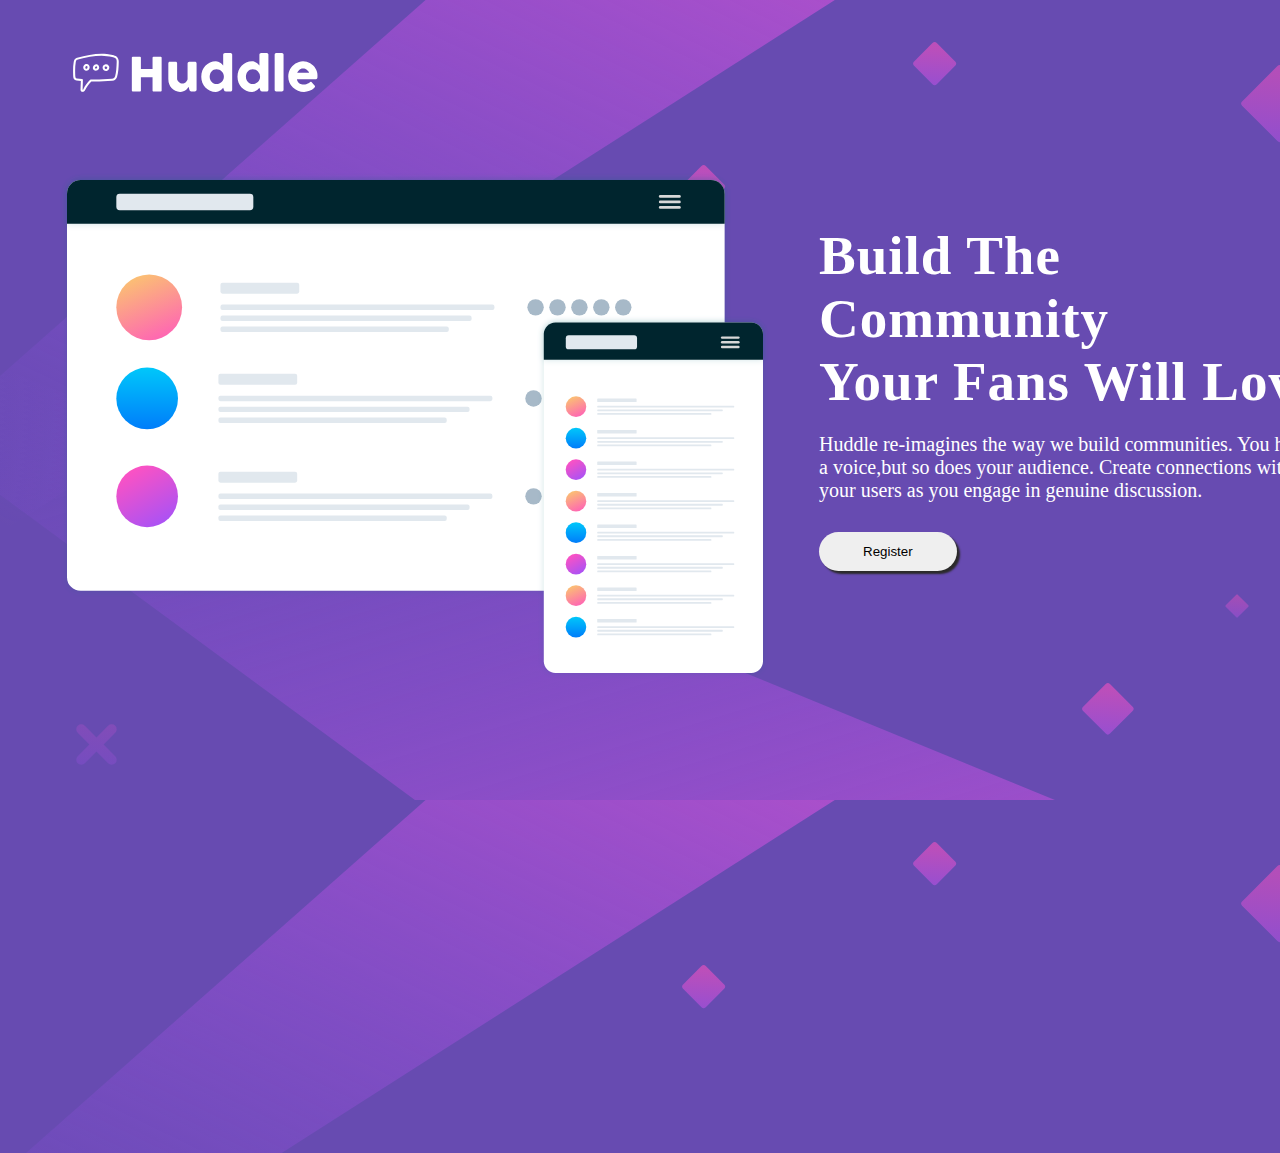
<file: HUDDLE LANDING PAGE/index.html>
<!DOCTYPE html>
<html lang="en">
<head>
    <meta charset="UTF-8">
    <meta http-equiv="X-UA-Compatible" content="IE=edge">
    <meta name="viewport" content="width=device-width, initial-scale=1.0">
    <link rel="stylesheet"  href="style.css">
    <title>Huddle</title>
</head>
<body>

    <div class="container">

        <div class="semi-container">

            <div class="first part">
                <div class="img-text">
            <img src="images/logo.svg">
        </div>

        <!-- Image of the something that looks cool-->

        <div class="the-picture">
            <img src="images/illustration-mockups.svg">
        </div>
            </div>
             

        <div class="side-text">
            <h2 class="h-two">Build The Community <br> Your Fans Will Love</h2>
            <p class="p-tag">Huddle re-imagines the way we build communities. You have <br> a voice,but so does your audience.
                Create connections with <br> your users as you engage in genuine discussion.
            </p>

            <button class="button">Register</button>
               <div class="social-icon">
            <img src="images/facebook.svg">
            <img src="images/twitter.svg">
            <img src="images/instagram.svg">
        </div>
        </div>

     
    </div>
        </div>
       
    
</body>
</html>
</file>
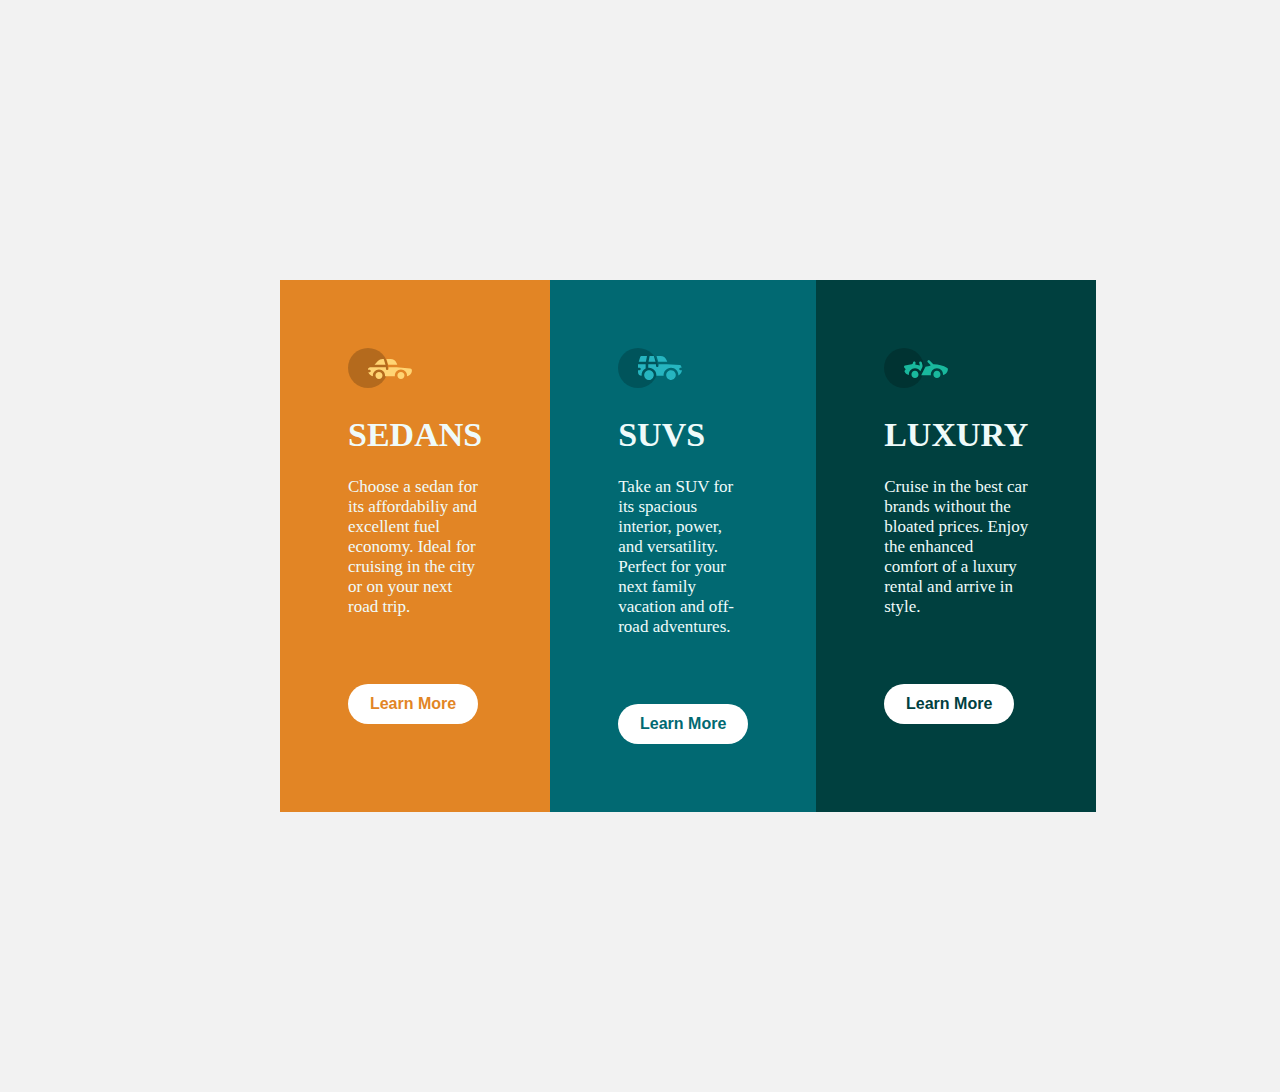
<file: Front End Mentor/3 COLUMN PREVIEW CARD/index.html>
<!DOCTYPE html>
<html lang="en">
<head>
    <meta charset="UTF-8">
    <meta http-equiv="X-UA-Compatible" content="IE=edge">
    <meta name="viewport" content="width=device-width, initial-scale=1.0">
    <link rel="stylesheet" href="style.css">
    <title>3 Column Preview Card</title>
</head>
<body>

    <div class="container">

<!-- DIV TAG FOR SEDANS -->

        <div class="sedans">
            <img src="images/icon-sedans.svg" alt="" srcset="">
                <h1>SEDANS</h1>

                <p>Choose a sedan for its affordabiliy and excellent fuel economy.
                    Ideal for cruising in the city or on your next road trip.
                </p>

                <button type="button" class="btn-1"><span class="one">Learn More</span></button>

        </div>

<!-- DIV TAG FOR SUV -->

        <div class="suv">
            <img src="images/icon-suvs.svg">
            <h1>SUVS</h1>

            <p>Take an SUV for its spacious interior, power, and versatility.
                Perfect for your next family vacation and off-road adventures.
            </p>

            <button type="button" class="btn-2"><span class="two">Learn More</span></button>

        </div>

    <!-- DIV TAG FOR LUXURY -->


        <div class="luxury">
            <img src="images/icon-luxury.svg">
            <h1>LUXURY</h1>

            <p>Cruise in the best car brands without the bloated prices.
                Enjoy the enhanced comfort of a luxury rental and arrive in style.
            </p>

            <button type="button" class="btn-3"><span class="three">Learn More</span></button>

        </div>


    </div>
    
</body>
</html>
</file>
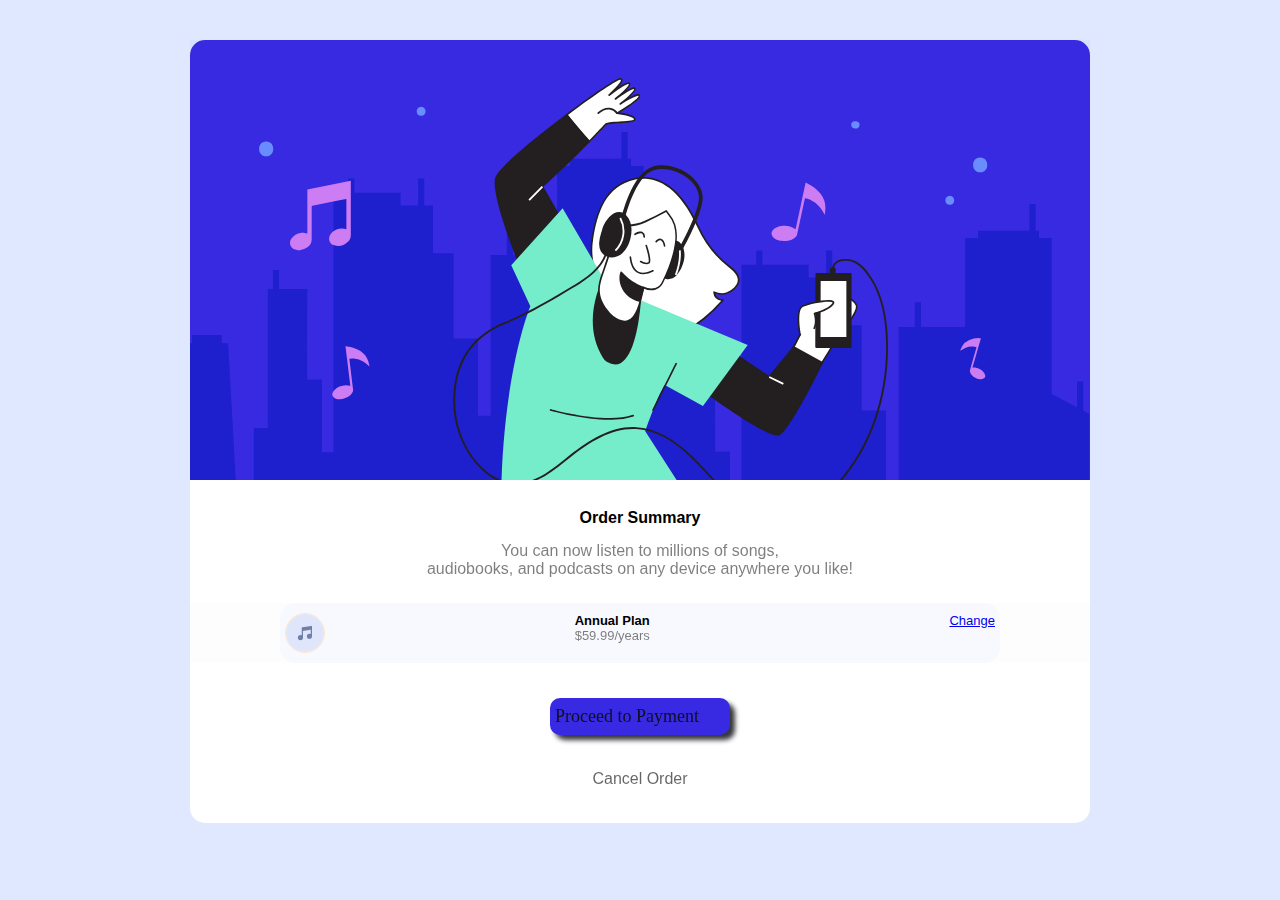
<file: Front End Mentor/FEM 3/index.html>
<!DOCTYPE html>
<html lang="en">
<head>
    <meta charset="UTF-8">
    <meta http-equiv="X-UA-Compatible" content="IE=edge">
    <meta name="viewport" content="width=device-width, initial-scale=1.0">
    <title>FRONT END MASTERS</title>
    <link rel="stylesheet" href="style.css">

</head>
<body>
    <div class="container">
        <div class="imageone">


            <div class="work">
                 <img src="images/illustration-hero.svg" alt="">
     
                 <h1>Order Summary</h1>
     
                 <p class="work-text">You can now listen to millions of songs,<br>
                 audiobooks, and podcasts on any device anywhere you like!</p>
     
     
             <div class="pin">
     
                  <div class="pad">
                     <img src="images/icon-music.svg" alt="iconmusic" srcset="">
                     <div class="pin-text">
                         <div><p class="one">Annual Plan</p></div>
                         <div><p class="two">$59.99/years</p></div>
                     </div>
                     <div>
                         <a href="#">Change </a>
                     </div>
                     
                  </div>
             </div>

                <div class="purple">
                    <button class="pix" id = "click20" onclick="rate()" type="button"> Proceed to Payment </button>
                </div>

                <div class="black">
                    <p class="final">Cancel Order</p>
                </div>
     
            
     
            </div>
     
         
     
     
         </div>
    </div>
   
</body>
</html>
</file>
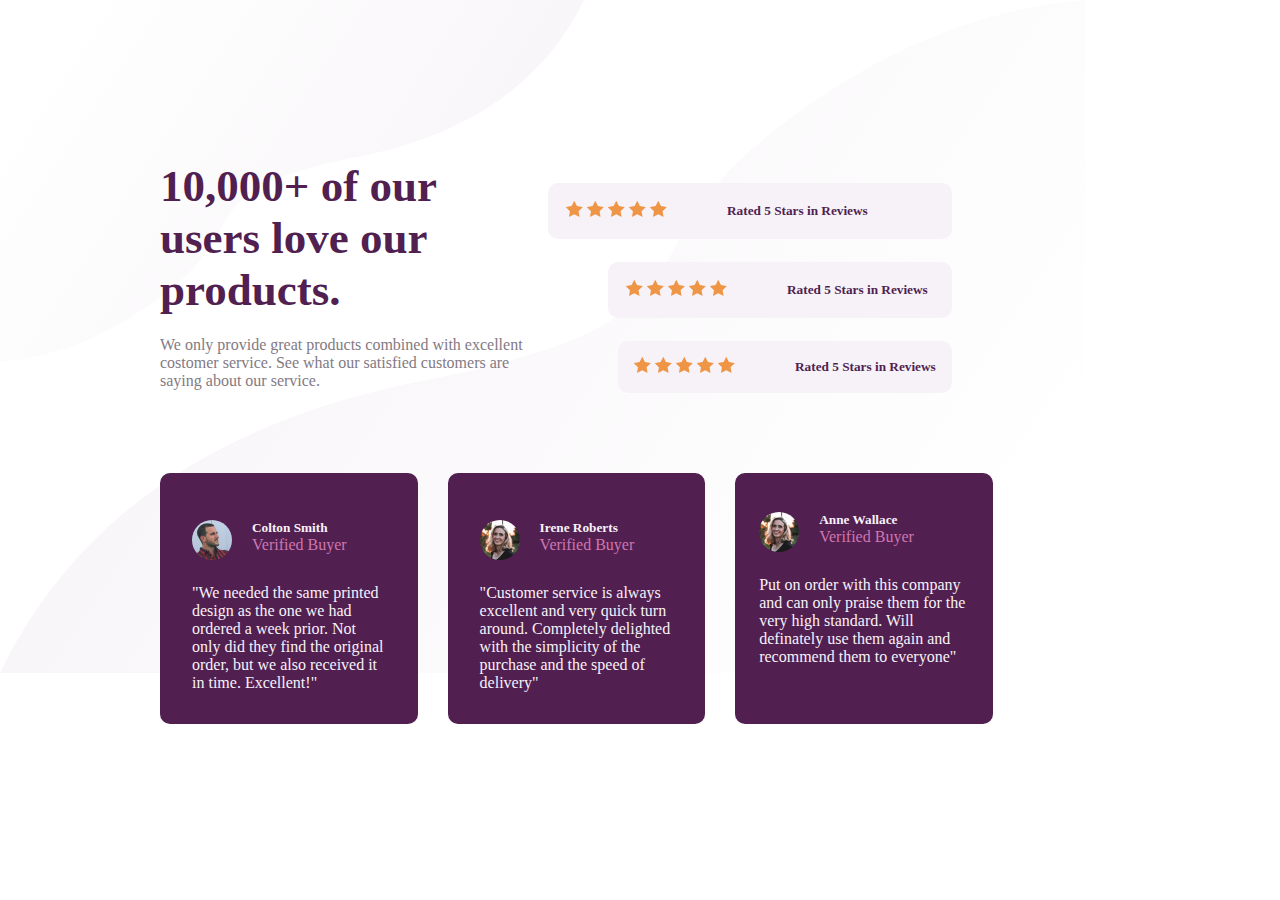
<file: Front End Mentor/Social Proof Section Master/index.html>
<!DOCTYPE html>
<html lang="en">
<head>
    <meta charset="UTF-8">
    <meta http-equiv="X-UA-Compatible" content="IE=edge">
    <meta name="viewport" content="width=device-width, initial-scale=1.0">
    <link rel="stylesheet" href="style.css">
    <title>SOCIAL PROOF SECTION MASTER</title>
</head>
<body>
    <div class="container">

<!-- The 10,000 text -->

        <div class="upper-values">
            <div class="upper-left-text">
                <h1>10,000+ of our users love our products.</h1>
                <p class="transparent-tag">We only provide great products combined with excellent costomer service.
                    See what our satisfied customers are saying about our service.
                </p>
            </div>

            <div class="upper-right-img">

<!-- div that contains the stars -->

                <div class="review1">
                    <div class="stars">
                        <img src="images/icon-star.svg" alt="" srcset="">
                        <img src="images/icon-star.svg">
                        <img src="images/icon-star.svg">
                        <img src="images/icon-star.svg">
                        <img src="images/icon-star.svg">  
                    </div>
                    <div class="review--text">
                         <h5 class="hh">Rated 5 Stars in Reviews</h5>
                    </div>  
                </div>
                <div class="review2">
                    <div class="stars">
                        <img src="images/icon-star.svg" alt="" srcset="">
                        <img src="images/icon-star.svg">
                        <img src="images/icon-star.svg">
                        <img src="images/icon-star.svg">
                        <img src="images/icon-star.svg">  
                    </div>
                    <div class="review--text">
                         <h5 class="hh">Rated 5 Stars in Reviews</h5>
                    </div>  
                </div>
                <div class="review3">
                    <div class="stars">
                        <img src="images/icon-star.svg" alt="" srcset="">
                        <img src="images/icon-star.svg">
                        <img src="images/icon-star.svg">
                        <img src="images/icon-star.svg">
                        <img src="images/icon-star.svg">  
                    </div>
                    <div class="review--text">
                         <h5 class="hh">Rated 5 Stars in Reviews</h5>
                    </div>  
                </div>

<!-- 
                <div class="report-guru">
                    <img src="images/icon-star.svg" alt="" srcset="">
                    <img src="images/icon-star.svg">
                    <img src="images/icon-star.svg">
                    <img src="images/icon-star.svg">
                    <img src="images/icon-star.svg">

                    <h5>Rated 5 Stars in Report Guru</h5>
                </div>


                <div class="best-tech">
                    <img src="images/icon-star.svg" alt="" srcset="">
                    <img src="images/icon-star.svg">
                    <img src="images/icon-star.svg">
                    <img src="images/icon-star.svg">
                    <img src="images/icon-star.svg">

                    <h5>Rated 5 Stars in BestTech</h5>
                </div> -->
            </div>

            
        </div>

                <div class="lower-region">
                

                    <!-- Smith -->

                    <div class="Smith">
                        <div class="img-text">
                            <div class="smith-img">
                                <img src="images/image-colton.jpg" class="images">
                            </div>

                            <div class="text-smith">
                                <h5>Colton Smith</h5>
                                <p class="purple">Verified Buyer</p>
                            </div>
                        </div>
                        
                            <p class="cups">"We needed the same printed design as the one we had ordered a week prior. Not only did they
                                find the original order, but we also received it in time. Excellent!"</p>

                    </div>

                <!-- Roberts -->

                    <div class="Roberts">
                        <div class="img-text2">
                            <div class="roberts-img">
                                <img src="images/image-irene.jpg" class="images">
                            </div>

                            <div class="text-roberts">
                                <h5>Irene Roberts</h5>
                                <p class="purple">Verified Buyer</p>
                            </div>
                        </div>
                        
                            <p class="cups2">"Customer service is always excellent and very quick turn around. Completely delighted with the simplicity of the purchase and the speed of delivery"</p>
                    </div>


                    <!-- Anne Wallace -->
                    <div class="Wallace">
                        <div class="img-texter">
                            <div class="wallace-img">
                                <img src="images/image-irene.jpg" class="images">
                            </div>

                            <div class="texter-wallace">
                                <h5>Anne Wallace</h5>
                                <p class="purple">Verified Buyer</p>
                            </div>
                        </div>
                        
                            <p id="cupper">Put on order with this company and can only praise them for the very high standard.
                                Will definately use them again and recommend them to everyone"</p>
</p>
                    </div>


                    
            </div>

        
    </div>
    
</body>
</html>
</file>
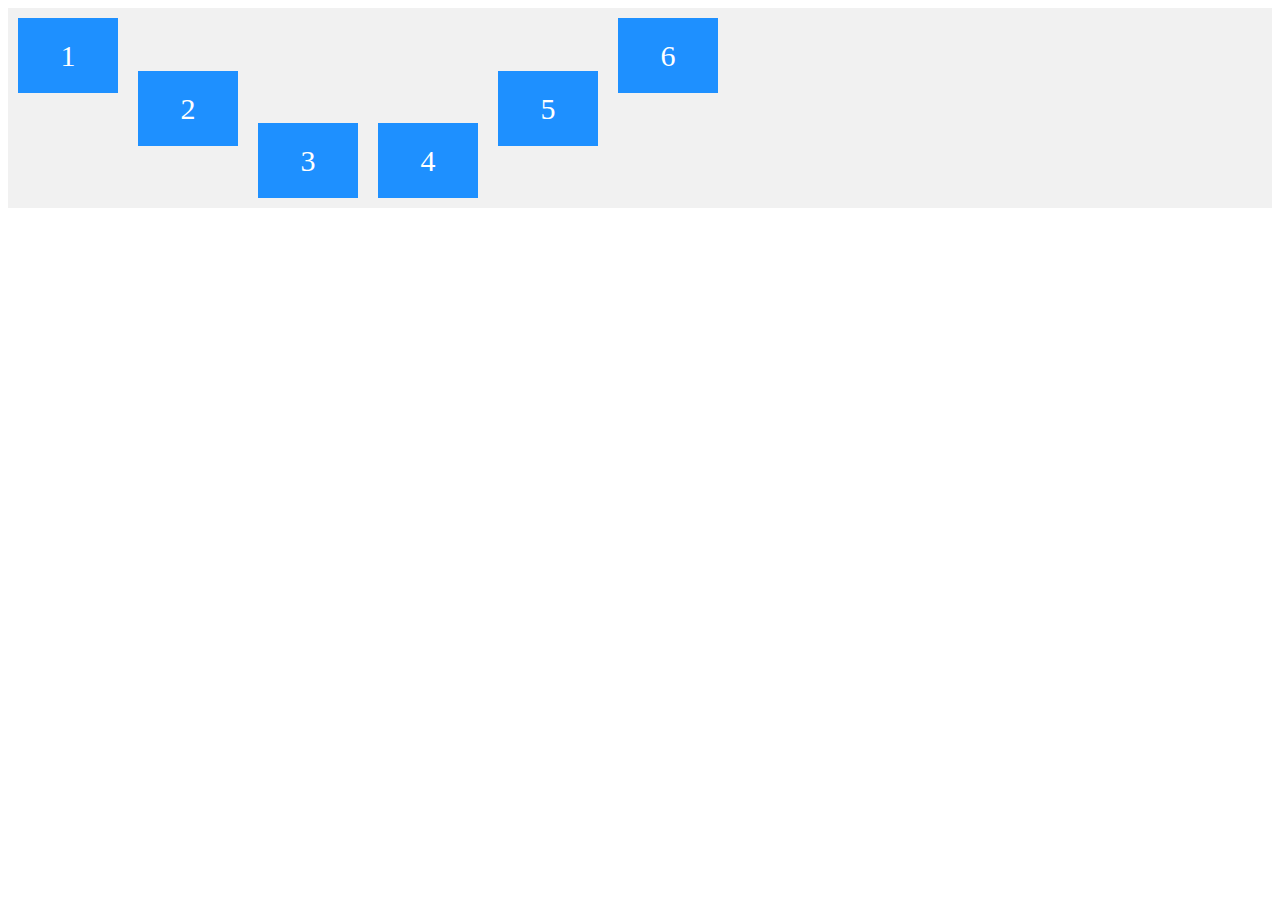
<file: FLEX-BOX AND GRID/flexbox.html>
<!DOCTYPE html>
<html lang="en">
<head>
    <meta charset="UTF-8">
    <meta http-equiv="X-UA-Compatible" content="IE=edge">
    <meta name="viewport" content="width=device-width, initial-scale=1.0">
    <link rel="stylesheet" href="flexbox.css">
    <title>FLEX-BOX</title>
</head>
<body>
    <div class="flex-container">
        <div style="align-self: flex-start">1</div>
        <div style="align-self: center">2</div>
        <div style="align-self: flex-end">3</div>
        <div style="align-self: flex-end">4</div>
        <div style="align-self: center">5</div>
        <div  style="align-self: flex-start">6</div>
        
        <!-- <div>7</div>
        <div>8</div>
        <div>9</div>
        <div>10</div>
        <div>11</div>
        <div>12</div> -->

      </div>
</body>
</html>
</file>
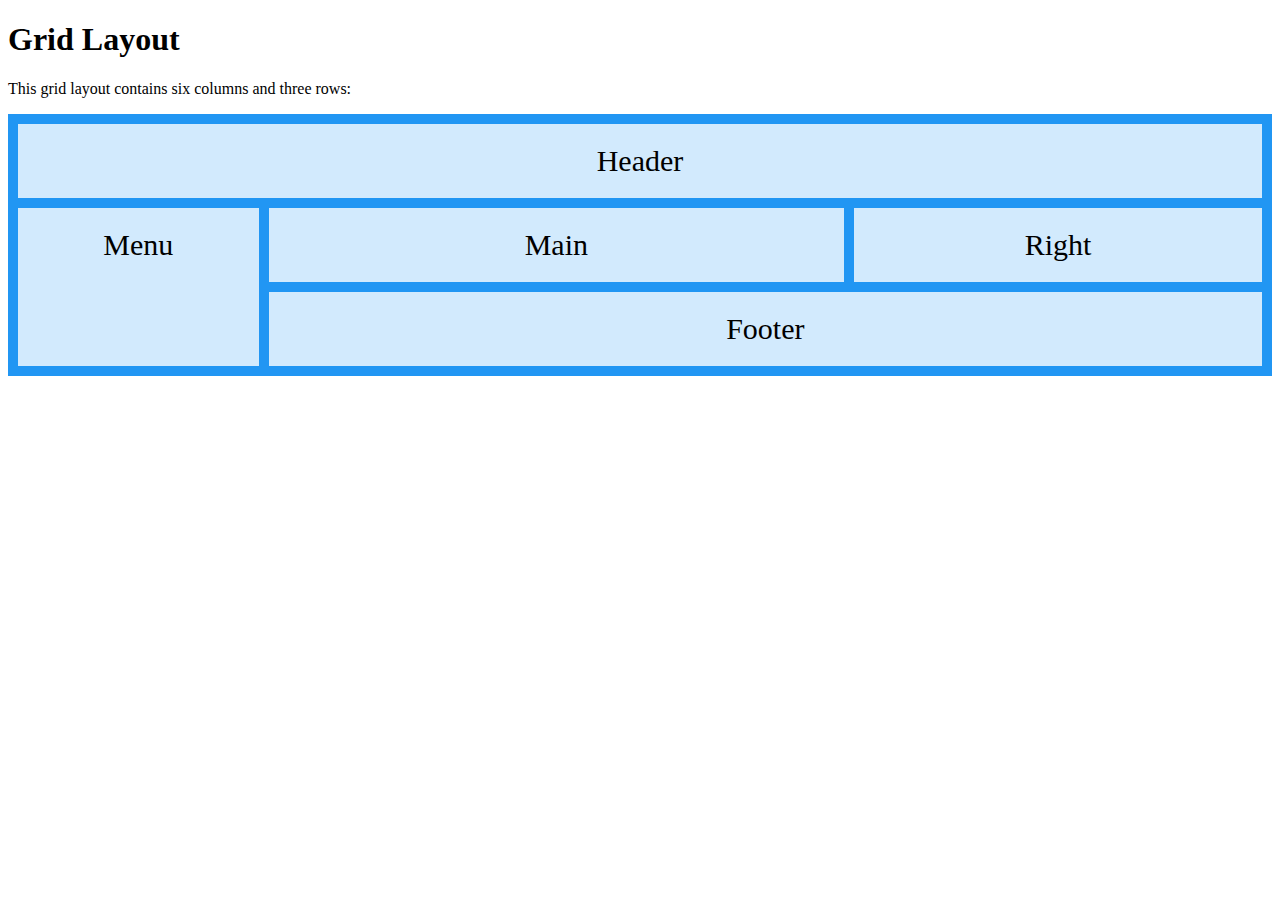
<file: FLEX-BOX AND GRID/GRID.html>
<!DOCTYPE html>
<html lang="en">
<head>
    <meta charset="UTF-8">
    <meta http-equiv="X-UA-Compatible" content="IE=edge">
    <meta name="viewport" content="width=device-width, initial-scale=1.0">
    <link rel="stylesheet" href="GRID.css">
    <title>GRID LAYOUT</title>
</head>
<body>
    <h1>Grid Layout</h1>

<p>This grid layout contains six columns and three rows:</p>

<div class="grid-container">
  <div class="item1">Header</div>
  <div class="item2">Menu</div>
  <div class="item3">Main</div>  
  <div class="item4">Right</div>
  <div class="item5">Footer</div>
</div>

</body>
</html>
</file>
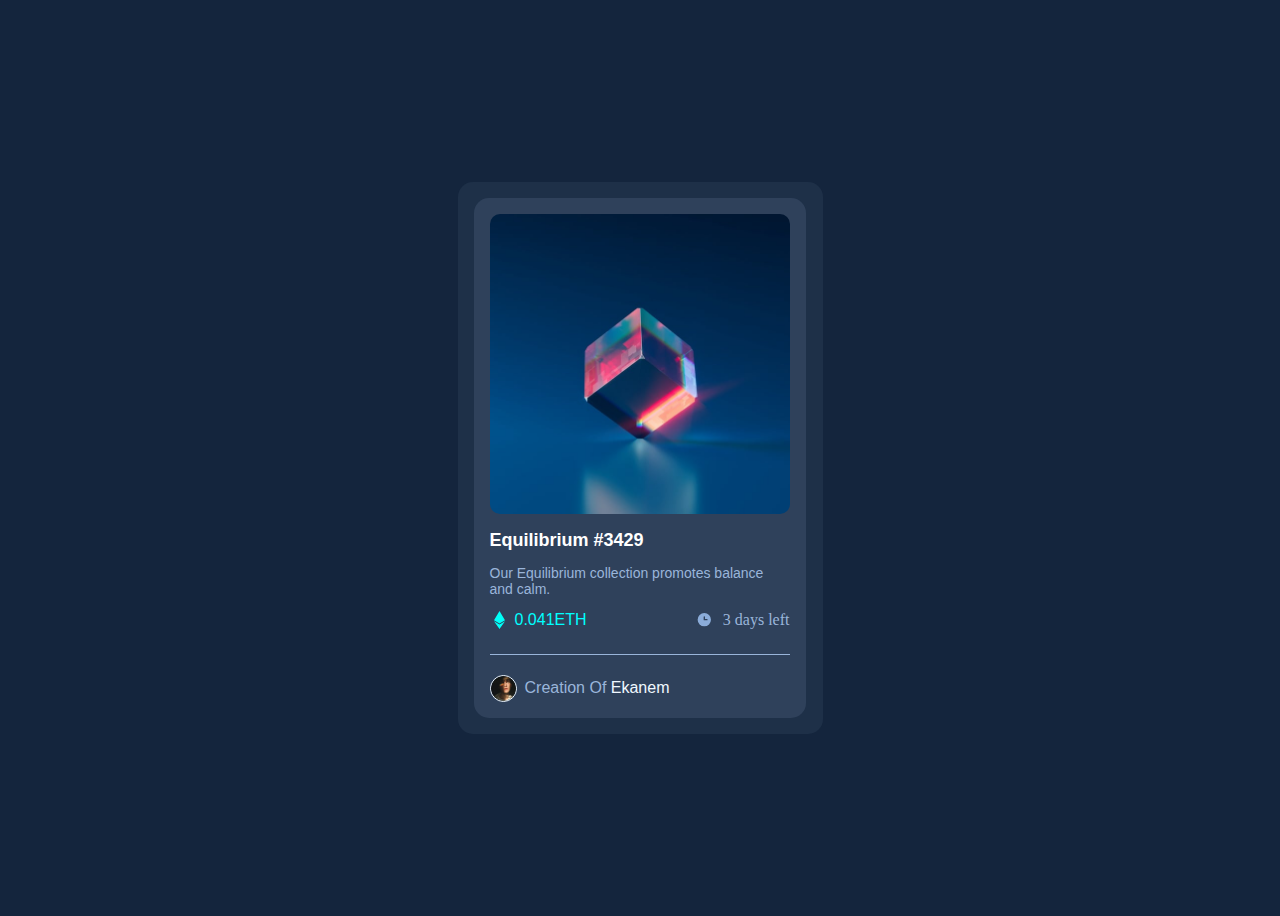
<file: Front End Mentor/FEM 2/source.html>
<!DOCTYPE html>
<html lang="en">
<head>
    <meta charset="UTF-8">
    <meta http-equiv="X-UA-Compatible" content="IE=edge">
    <meta name="viewport" content="width=device-width, initial-scale=1.0">
    <title>Project 2</title>
    <link rel="stylesheet" href="steam.css">
</head>
<body>
    <div class="back">
    <div class="sub">

        <div id="pic">
            <img class="first-image" src="images/image-equilibrium.jpg" alt="equ" srcset="">
        </div>

        <h1>Equilibrium #3429</h1>

        <p>Our Equilibrium collection promotes balance and calm.</p>

        <div class="header">
            <div>
                <img src="./images/icon-ethereum.svg" class="mr10"/>
                <span>0.041ETH</span>
            </div>
            <div>
                <img src="images/icon-clock.svg" class="mr15"/>
                <span class="kov">3 days left</span>
            </div>
           
           
        </div>
        <div class="line">
                
        </div>

        <div class="top">
            <img src="images/image-avatar.png">
            <div>
                <span class="final">Creation Of</span> <span class="xy">Ekanem</span>
            </div>
          
        </div>
          
          
    </div>
    </div>  
</body>
</html>
</file>
<file: HUDDLE LANDING PAGE/style.css>
*{
    margin: 0;
    border: 0;
    box-sizing: border-box;
}

body {
    background-image: url("images/bg-desktop.svg");
    background-color: #674BB1;
}

.semi-container{
    margin-left:  60px;
    display: flex;
}


.img-text {
    margin-top: 40px;
}


.the-picture >img{
    margin-top: 4rem;
}
.side-text{
    margin-top: 14em;
    margin-left: 50px;
}

.h-two{
    color: #FFFFFF;
    letter-spacing: 1px;
    font-size: 55px;
}

.p-tag {
    color: #FFFFFF;
    font-size: 20px;
    margin-top: 20px;
}

.button {
    padding: 12px 44px;
    border-radius: 30px;
    margin-top: 30px;
    
  box-shadow: 3px 3px 2px #2b2a2a;
}

.button:hover {
    /* transform: rotate(20deg);  */
    /* transform: scale(2, 3); */
    /* transform: scale(0.5, 0.5); */
    /* transform: scaleX(1.2); */
    /* transform: skewX(20deg); */

    /* width: 200px;
    height: 100px;
    background: red;
    transition: width 2s; */

    /* width: 190px; */
    width: 100px;
     height: 100px;
    background: red;
    -webkit-animation: width 2s, height 4s;

   /* transform:  skew(20deg); */
   /* transform: matrix(1, -0.3, 0, 1, 0, 0); */
   /* transform: rotateZ(150deg) */
   /* -webkit-transition: width 2s; Safari prior 6.1 */
  /* -webkit-animation: width 2s; */
}

.social-icon{
    margin-left: 30rem;
}

.social-icon > img {
    height: 30px;
    width: 30px;
    margin-top: 10rem;
    margin-left: 1rem;
}
</file>
<file: Front End Mentor/3 COLUMN PREVIEW CARD/style.css>
body{
    background-color: #F2F2F2;
}

.container{
    display: flex;
    padding: 16em;
    border-radius: 10px;
    height:auto;
    font-size: 17px;
}
.sedans{
    padding: 4em;
    background-color: #E28525;
}

.suv {
    padding: 4em;
    background-color: #016972;
}

.luxury {
    padding: 4em;
    background-color: #00403F;
}

p {
    color: #EFFBFA;
}

h1 {
    color: #EFFBFA;
}

span{
    font-size: 16px;
    font-weight: 600;
}
button{
    
    border-radius: 50px;
    border-color: #ffffff;
    background-color: #ffffff;
    margin-top: 50px;
    outline: none;
    border: none;
    width: 130px;
    height: 40px;

}

.one{
    color: #E28525;
}
.two {
    color: #016972;
}
.three {
    color: #00403F;
}

/* .btn-1:hover  {
    background-color: #E28525;
    color: #EFFBFA;
} */
</file>
<file: Front End Mentor/FEM 3/style.css>
body{
    display: flex;
    justify-content: center;
    align-items: center;
   
}
*{
    padding: 0;
    margin: 0;
    box-sizing: border-box;
}
body{
    background-color:  hsl(225, 100%, 94%);
    font-family: 'Segoe UI', Tahoma, Geneva, Verdana, sans-serif;
    
}
.imageone{
    background: url('images/pattern-background-desktop.svg');
    width: 100%;
    background-repeat: no-repeat;
    background-size: cover;
    background-position: bottom;
    height: 60vh;
    /* border-radius: 15px; */

}
.work {
    width: 900px;
    margin: 40px auto;
    background-color:hsl(240, 100%, 100%);
    border-radius: 15px;
    padding-bottom: 35px;

} 
.work img{
    width: 100%;
    border-top-left-radius: 15px;
    border-top-right-radius: 15px;
    
}
h1{
    font-size: 16px;
    text-align: center;
    margin-top: 25px;
}
.work-text{
    text-align: center;
    margin-top: 15px;
    opacity: .5;
}
.pad {
    display: flex;
    justify-content: space-between;
    width: 80%;
    margin: 0 auto;
    background-color: #F8F9FE;
    border-radius: 15px;
    padding: 10px 8px;
    padding-left: 5px;
    padding-right: 5px;
}
.pad img{
    width: 40px;
    border: 1px solid bisque;
    border-radius: 50px;
}
.pin{
    background-color:rgb(253, 253, 253);
    font-size: 13px;
    margin-top: 25px;
}

.one{
    font-weight: bold;
    margin-right: 50px;
}

.two{
    opacity: .5;
}

.purple{
    margin-top: 25px;
    background-color: #382AE2;
    padding: 8px 6px;
    padding-left: 5px;
    border-radius: 10px;
    width: 20%;
    margin: 35px auto;
    box-shadow: 5px 5px 5px #35363A;

    
}
.pix{
    color: #0b0b0c;
    font-size: 12px;
    text-align: center;
    background-color: #382AE2;
    font-size: 18px;
    opacity: .9;
    border: none;
    font-family: Georgia, 'Times New Roman', Times, serif;
    
}

.final{
    text-align: center;
    opacity: .6;

}

.black{
    
}
</file>
<file: Front End Mentor/Social Proof Section Master/style.css>
*{
    padding: 0;
    margin: 0;
    box-sizing: inherit;
}
html{
    box-sizing: border-box;
}
body {
    background-image:url("images/bg-pattern-top-desktop.svg"), url("images/bg-pattern-bottom-desktop.svg");
    background-repeat: no-repeat;
    background-attachment: fixed;
}

.container{
    margin-top: 10rem;
}

.upper-values {
    display: flex;
    height: auto;
    margin: 10px;
    margin-left: 10rem;

}

h1 {
    font-size: 45px;
    color: #511F50;
}

.transparent-tag{
    color: #837A83;
}

.upper-left-text {
    width: 23rem;
    
} 

.upper-right-img {

}

.review1 {
    margin-top: 23px;
    display: flex;
    align-items: center;
    margin-left: 20px;
    background-color: #F7F2F8;
    border-radius: 10px;
    padding: 18px;
}

.transparent-tag {
    margin-top: 20px;
}

.review2 {
    margin-top: 23px;
    display: flex;
    align-items: center;
    background-color: #F7F2F8;
    border-radius: 10px;
    padding: 18px;
    margin-left: 80px;
    
}

.review3 {
    margin-top: 23px;
    display: flex;
    align-items: center;
    background-color: #F7F2F8;
    border-radius: 10px;
    padding: 16px;
    padding-left: auto;
    margin-left: 90px;
    
}
.review .stars{
    display: flex;
    align-items: center;
    gap: 5px;
}

.hh {
    color: #511F50;
    margin-left: 60px;
}

.review--text{
  
}




/* LowerText */

.lower-region {
    margin-left: 10rem;
    display: flex;
    margin-top: 80px;
}
/* Smith */

.img-text {
    display: flex;
    background-color: #511F50;
    
    
}

.smith-img {
    margin-top: 15px;
}

.Smith {

    background-color: #511F50;
    width: 23%;
    border-radius: 10px;
    padding: 2em;
    
}

.images {
    height: 40px;
    width: 40px;
    border-radius: 50%;
}

.text-smith {
    margin-left: 20px;
    margin-top: 15px;
    color: #F7F2F8;
}

.cups{
    margin-top: 20px;
    color: #F7F2F8;
}

.purple {
    color: #CF76AE;
}


/* Roberts */

.img-text2 {
    display: flex;
    background-color: #511F50;
    
}

.roberts-img {
    margin-top: 15px;
}

.Roberts {
    /* margin-top: 25px; */
    background-color: #511F50;
    width: 23%;
    border-radius: 10px;
    padding: 2em;
    margin-left: 30px;
}

.images {
    height: 40px;
    width: 40px;
    border-radius: 50%;
}

.text-roberts {
    margin-left: 20px;
    margin-top: 15px;
    color: #F7F2F8;
}

.cups2{
    margin-top: 20px;
    color: #F7F2F8;
}


/* Anne Wallace */

.img-texter {
    display: flex;
    background-color: #511F50;
    
    
}

.wallace-img {
    margin-top: 15px;
}

.Wallace {
    /* margin-top: 25px; */
    background-color: #511F50;
    width: 23%;
    border-radius: 10px;
    padding: 1.5em;
    margin-left: 30px;
}

.images {
    height: 40px;
    width: 40px;
    border-radius: 50%;
}

.texter-wallace {
    margin-left: 20px;
    margin-top: 15px;
    color: #F7F2F8;
}

#cupper{
    margin-top: 20px;
    color: #F7F2F8;
}
</file>
<file: FLEX-BOX AND GRID/flexbox.css>
.flex-container{
    display: flex;
  background-color: #f1f1f1;
  height: 200px;
}
.flex-container > div {
    background-color: DodgerBlue;
  color: white;
  width: 100px;
  margin: 10px;
  text-align: center;
  line-height: 75px;
  font-size: 30px;
}
</file>
<file: FLEX-BOX AND GRID/GRID.css>
.grid-container > div {
    background-color: rgba(255, 255, 255, 0.8);
    text-align: center;
    padding: 20px 0;
    font-size: 30px;
}

.grid-container {
    display: grid;
    grid-template-areas:
      'h h h h h h'
      'me ma ma ma r r'
      'me f f f f f';
    grid-gap: 10px;
    background-color: #2196F3;
    padding: 10px;
}

.item1 { grid-area: h; }
.item2 { grid-area: me; }
.item3 { grid-area: ma; }
.item4 { grid-area: r; }
.item5 { grid-area: f; }
</file>
<file: Front End Mentor/FEM 2/steam.css>
img{
    border-radius: 10px;
    max-width: 100%;
    height: auto;
    
}
.back{
    width: 333px;
    height: 30;
    background-color:hsl(215, 41%, 20%);
    border-radius: 15px;
    padding: 1rem;

}
.sub {
    width: 300px;
    height: 30;
    background-color:hsl(215, 32%, 27%);
    border-radius: 15px;
    padding: 1em;
}
body {
    align-items: center;
    justify-content: center;
    display: flex;
    height: 100vh;
    font-family: -apple-system, BlinkMacSystemFont, 'Segoe UI', Roboto, Oxygen, Ubuntu, Cantarell, 'Open Sans', 'Helvetica Neue', sans-serif;
    background-color: hsl(216, 50%, 16%);
}
h1{
    font-size: 18px;
    color: hsl(0, 0%, 100%)

}
p{
    font-size: 14px;
    color:hsl(215, 46%, 73%);
    font-style: initial;
}
.header img {
    float: left;
  }


  
  .header {
    position: left;
    top: 18px;
    left: 10px;
    color: aqua;
    font-family:'Franklin Gothic Medium', 'Arial Narrow', Arial, sans-serif;
    margin-left: 4px;
    display: flex;
    justify-content: space-between;
    align-items: center;
  }

  .mr10 {
      margin-right:10px;
  }
  .mr15 {
      margin-right: 10px;
  }
.kov {
    font-family: serif;
    color: hsl(215, 46%, 73%);
}
.line{
    height: 0.5px;
    width: 100%;
    background-color: hsl(215, 46%, 73%);;
    margin-top: 25px;
}
.top img {
    width: 25px;
    height: 25px; 
    border-radius: 50%;
    border: 1px solid;
  color: aliceblue;
}
.top{
    margin-top: 20px;
    display: flex;
    justify-content: space-between;
    align-items: center;
    width: 60%;
    
}
.final{
    color: hsl(215, 46%, 73%);;
}
.xy{
    color: aliceblue;
}
</file>
